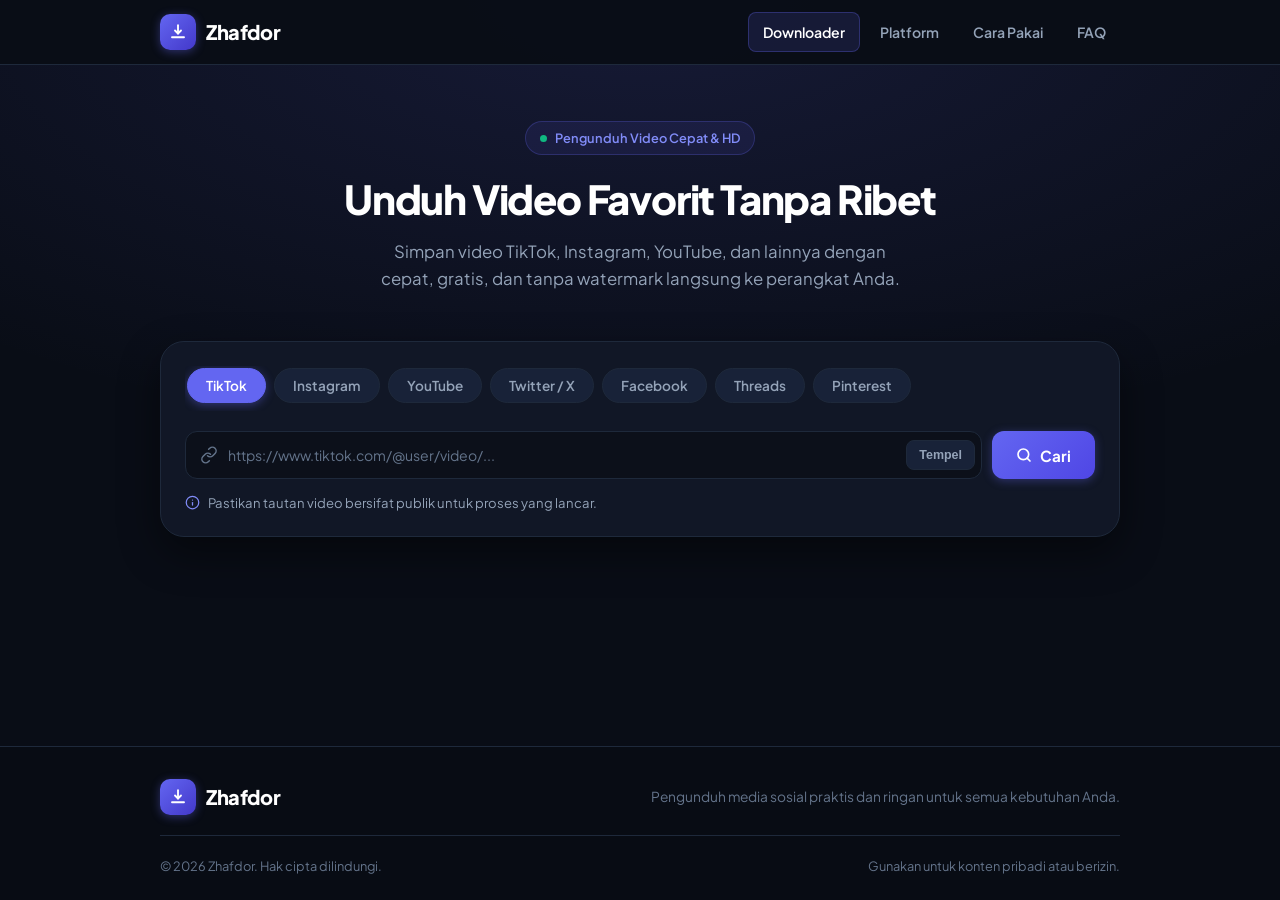
<file: index.html>
<!DOCTYPE html>
<html lang="id">
<head>
  <meta charset="UTF-8" />
  <meta name="viewport" content="width=device-width, initial-scale=1.0" />
  <meta name="referrer" content="no-referrer" />
  <title>Zhafdor — Unduh Video Media Sosial Cepat & Gratis</title>
  <meta name="description" content="Download video TikTok, Instagram, YouTube, Twitter/X, Facebook, Threads, dan Pinterest dengan cepat, kualitas HD, tanpa watermark, dan ringan." />

  <!-- Fonts & Icons -->
  <link rel="preconnect" href="https://fonts.googleapis.com" />
  <link rel="preconnect" href="https://fonts.gstatic.com" crossorigin />
  <link href="https://fonts.googleapis.com/css2?family=Plus+Jakarta+Sans:wght@400;500;600;700;800&display=swap" rel="stylesheet" />

  <style>
    /* ── Reset & Variable Dasar (Super Ringan & Bersih) ── */
    *, *::before, *::after {
      box-sizing: border-box;
      margin: 0;
      padding: 0;
    }

    :root {
      --bg: #090d16;
      --bg-card: #111726;
      --bg-card-hover: #151e32;
      --surface: #182238;
      --surface-hover: #1f2b45;
      --border: #1e293b;
      --border-focus: #6366f1;
      
      --accent: #6366f1;
      --accent-hover: #4f46e5;
      --accent-light: #818cf8;
      --cyan: #06b6d4;
      --green: #10b981;
      --danger: #ef4444;
      --danger-bg: rgba(239, 68, 68, 0.12);
      
      --text: #f8fafc;
      --text-muted: #94a3b8;
      --text-dim: #64748b;
      
      --radius-sm: 8px;
      --radius-md: 12px;
      --radius-lg: 18px;
      --radius-xl: 24px;
      
      --shadow-sm: 0 2px 8px rgba(0, 0, 0, 0.25);
      --shadow-md: 0 8px 24px rgba(0, 0, 0, 0.35);
      --shadow-lg: 0 16px 40px rgba(0, 0, 0, 0.45);
    }

    html {
      scroll-behavior: smooth;
    }

    body {
      font-family: 'Plus Jakarta Sans', -apple-system, BlinkMacSystemFont, "Segoe UI", Roboto, sans-serif;
      background-color: var(--bg);
      background-image: radial-gradient(80% 50% at 50% 0%, rgba(99, 102, 241, 0.15) 0%, transparent 100%);
      background-repeat: no-repeat;
      color: var(--text);
      line-height: 1.6;
      -webkit-font-smoothing: antialiased;
      overflow-x: hidden;
      min-height: 100vh;
      display: flex;
      flex-direction: column;
    }

    .container {
      width: 100%;
      max-width: 1000px;
      margin: 0 auto;
      padding: 0 20px;
    }

    /* ── Navbar ── */
    .nav {
      position: sticky;
      top: 0;
      z-index: 100;
      background: rgba(9, 13, 22, 0.95);
      border-bottom: 1px solid var(--border);
    }

    .nav-inner {
      height: 64px;
      display: flex;
      align-items: center;
      justify-content: space-between;
    }

    .logo {
      display: flex;
      align-items: center;
      gap: 10px;
      color: var(--text);
      text-decoration: none;
    }

    .logo-icon {
      width: 36px;
      height: 36px;
      border-radius: 10px;
      background: linear-gradient(135deg, var(--accent) 0%, #4338ca 100%);
      display: grid;
      place-items: center;
      box-shadow: 0 2px 10px rgba(99, 102, 241, 0.4);
    }

    .logo-icon svg {
      width: 18px;
      height: 18px;
    }

    .logo-name {
      font-size: 1.25rem;
      font-weight: 800;
      letter-spacing: -0.02em;
      color: #fff;
    }

    .nav-links {
      display: flex;
      align-items: center;
      gap: 6px;
    }

    .nav-links a {
      color: var(--text-muted);
      text-decoration: none;
      font-size: 0.88rem;
      font-weight: 600;
      padding: 8px 14px;
      border-radius: var(--radius-sm);
      transition: color 0.15s, background-color 0.15s;
    }

    .nav-links a:hover {
      color: #fff;
      background: var(--surface);
    }

    .nav-links a.active {
      color: #fff;
      background: rgba(99, 102, 241, 0.15);
      border: 1px solid rgba(99, 102, 241, 0.3);
    }

    .nav-toggle {
      display: none;
      background: var(--surface);
      border: 1px solid var(--border);
      border-radius: var(--radius-sm);
      width: 38px;
      height: 38px;
      color: var(--text);
      cursor: pointer;
      align-items: center;
      justify-content: center;
    }

    .nav-toggle svg {
      width: 20px;
      height: 20px;
    }

    /* ── Hero ── */
    .hero {
      padding: 56px 0 32px;
      text-align: center;
    }

    .hero-badge {
      display: inline-flex;
      align-items: center;
      gap: 8px;
      padding: 6px 14px;
      border-radius: 999px;
      background: rgba(99, 102, 241, 0.1);
      border: 1px solid rgba(99, 102, 241, 0.25);
      font-size: 0.8rem;
      font-weight: 600;
      color: var(--accent-light);
      margin-bottom: 20px;
    }

    .badge-dot {
      width: 7px;
      height: 7px;
      border-radius: 50%;
      background: var(--green);
    }

    .hero h1 {
      font-size: 2.5rem;
      line-height: 1.2;
      font-weight: 800;
      letter-spacing: -0.03em;
      max-width: 680px;
      margin: 0 auto 16px;
      color: #fff;
    }

    .hero p {
      color: var(--text-muted);
      font-size: 1.05rem;
      max-width: 540px;
      margin: 0 auto;
      line-height: 1.6;
    }

    /* ── Downloader Card (Bersih & Rapi) ── */
    .tool-wrapper {
      margin-top: 16px;
      margin-bottom: 40px;
    }

    .tool {
      background: var(--bg-card);
      border: 1px solid var(--border);
      border-radius: var(--radius-xl);
      padding: 24px;
      box-shadow: var(--shadow-lg);
    }

    /* Platform Tabs (Sleek Horizontal Scroll Pills on Mobile) */
    .platforms {
      display: flex;
      gap: 8px;
      overflow-x: auto;
      flex-wrap: nowrap;
      -webkit-overflow-scrolling: touch;
      scrollbar-width: none;
      padding: 2px 2px 8px 2px;
      margin-bottom: 20px;
    }

    .platforms::-webkit-scrollbar {
      display: none;
    }

    .platform-btn {
      background: var(--surface);
      border: 1px solid var(--border);
      border-radius: 999px;
      padding: 8px 18px;
      font-family: inherit;
      font-size: 0.85rem;
      font-weight: 600;
      color: var(--text-muted);
      cursor: pointer;
      transition: all 0.15s ease;
      display: inline-flex;
      align-items: center;
      gap: 6px;
      flex-shrink: 0;
      white-space: nowrap;
    }

    .platform-btn:hover {
      background: var(--surface-hover);
      color: #fff;
      border-color: rgba(255, 255, 255, 0.15);
    }

    .platform-btn.active {
      background: var(--accent);
      border-color: var(--accent);
      color: #fff;
      box-shadow: 0 2px 10px rgba(99, 102, 241, 0.4);
    }

    /* Input & Search Button */
    .input-wrap {
      display: flex;
      gap: 10px;
    }

    .url-field {
      position: relative;
      flex: 1;
      min-width: 0;
      display: flex;
      align-items: center;
      background: #0c101a;
      border: 1.5px solid var(--border);
      border-radius: var(--radius-md);
      padding: 0 6px 0 14px;
      transition: border-color 0.15s, box-shadow 0.15s;
    }

    .url-field:focus-within {
      border-color: var(--border-focus);
      box-shadow: 0 0 0 3px rgba(99, 102, 241, 0.2);
    }

    .url-icon {
      width: 18px;
      height: 18px;
      color: var(--text-dim);
      flex-shrink: 0;
      margin-right: 2px;
    }

    .url-input {
      flex: 1;
      min-width: 0;
      background: transparent;
      border: none;
      outline: none;
      color: var(--text);
      font-family: inherit;
      font-size: 0.92rem;
      font-weight: 500;
      padding: 13px 8px;
    }

    .url-input::placeholder {
      color: var(--text-dim);
      font-weight: 400;
      font-size: 0.88rem;
    }

    .paste-btn {
      flex-shrink: 0;
      background: var(--surface);
      border: 1px solid var(--border);
      border-radius: 8px;
      color: var(--text-muted);
      font-size: 0.78rem;
      font-weight: 600;
      padding: 7px 12px;
      cursor: pointer;
      transition: all 0.15s;
      white-space: nowrap;
    }

    .paste-btn:hover {
      background: var(--surface-hover);
      color: #fff;
      border-color: rgba(99, 102, 241, 0.4);
    }

    .paste-btn:active {
      transform: scale(0.96);
    }

    .btn-download {
      padding: 0 24px;
      height: 48px;
      background: linear-gradient(135deg, var(--accent) 0%, var(--accent-hover) 100%);
      border: none;
      border-radius: var(--radius-md);
      color: #fff;
      font-family: inherit;
      font-size: 0.95rem;
      font-weight: 700;
      cursor: pointer;
      white-space: nowrap;
      display: inline-flex;
      align-items: center;
      justify-content: center;
      gap: 8px;
      box-shadow: 0 2px 10px rgba(99, 102, 241, 0.35);
      transition: filter 0.15s, transform 0.1s;
    }

    .btn-download:hover {
      filter: brightness(1.1);
    }

    .btn-download:active {
      transform: scale(0.98);
    }

    .btn-download:disabled {
      opacity: 0.6;
      cursor: not-allowed;
      transform: none;
    }

    .form-hint {
      margin-top: 14px;
      font-size: 0.82rem;
      color: var(--text-muted);
      display: flex;
      align-items: flex-start;
      gap: 8px;
      line-height: 1.45;
    }

    .form-hint svg {
      flex-shrink: 0;
      margin-top: 2px;
      color: var(--accent-light);
    }

    .spinner {
      width: 16px;
      height: 16px;
      border: 2px solid rgba(255, 255, 255, 0.3);
      border-top-color: #fff;
      border-radius: 50%;
      animation: spin 0.7s linear infinite;
      display: none;
    }

    @keyframes spin {
      to { transform: rotate(360deg); }
    }

    /* ── Notice / Status ── */
    .notice {
      display: none;
      margin-top: 16px;
      padding: 12px 16px;
      border-radius: var(--radius-md);
      font-size: 0.88rem;
      font-weight: 600;
      border: 1px solid;
    }

    .notice.error {
      background: var(--danger-bg);
      border-color: rgba(239, 68, 68, 0.3);
      color: #fca5a5;
    }

    .notice.info {
      background: rgba(99, 102, 241, 0.1);
      border-color: rgba(99, 102, 241, 0.25);
      color: var(--accent-light);
    }

    /* ── Result Card ── */
    #result {
      display: none;
      margin-top: 24px;
      background: #0d121e;
      border: 1px solid var(--border);
      border-radius: var(--radius-lg);
      overflow: hidden;
      box-shadow: var(--shadow-md);
    }

    .result-header {
      display: flex;
      align-items: center;
      gap: 16px;
      padding: 18px 20px;
      background: rgba(255, 255, 255, 0.02);
      border-bottom: 1px solid var(--border);
    }

    .result-thumb, .result-thumb-placeholder {
      width: 64px;
      height: 64px;
      border-radius: var(--radius-md);
      flex-shrink: 0;
      border: 1px solid var(--border);
    }

    .result-thumb {
      object-fit: cover;
    }

    .result-thumb-placeholder {
      background: var(--surface);
      display: grid;
      place-items: center;
    }

    .result-meta {
      flex: 1;
      min-width: 0;
    }

    .result-title {
      font-size: 1rem;
      font-weight: 700;
      margin-bottom: 4px;
      white-space: nowrap;
      overflow: hidden;
      text-overflow: ellipsis;
      color: #fff;
    }

    .result-sub {
      display: flex;
      align-items: center;
      gap: 8px;
    }

    .result-author {
      font-size: 0.82rem;
      color: var(--text-muted);
      font-weight: 500;
    }

    .platform-badge {
      font-size: 0.72rem;
      font-weight: 700;
      padding: 2px 8px;
      border-radius: 6px;
      background: rgba(99, 102, 241, 0.15);
      color: var(--accent-light);
      border: 1px solid rgba(99, 102, 241, 0.25);
    }

    .video-preview-wrap {
      padding: 16px 20px 0;
    }

    .video-preview {
      width: 100%;
      max-height: 340px;
      display: block;
      border-radius: var(--radius-md);
      background: #000;
      border: 1px solid var(--border);
    }

    .download-list {
      padding: 16px 20px;
      display: grid;
      gap: 10px;
    }

    .download-item {
      display: flex;
      align-items: center;
      gap: 12px;
      padding: 12px 16px;
      background: var(--bg-card);
      border: 1px solid var(--border);
      border-radius: var(--radius-md);
      transition: background-color 0.15s, border-color 0.15s;
    }

    .download-item:hover {
      background: var(--bg-card-hover);
      border-color: rgba(255, 255, 255, 0.15);
    }

    .download-item.is-primary {
      border-color: rgba(99, 102, 241, 0.35);
      background: rgba(99, 102, 241, 0.06);
    }

    .dl-icon {
      width: 38px;
      height: 38px;
      border-radius: 10px;
      background: var(--surface);
      color: var(--text-muted);
      display: grid;
      place-items: center;
      flex-shrink: 0;
    }

    .download-item.is-primary .dl-icon {
      background: rgba(99, 102, 241, 0.2);
      color: var(--accent-light);
    }

    .dl-icon svg {
      width: 18px;
      height: 18px;
    }

    .dl-info {
      flex: 1;
      min-width: 0;
    }

    .dl-title-row {
      display: flex;
      align-items: center;
      gap: 8px;
    }

    .dl-label {
      font-size: 0.92rem;
      font-weight: 700;
      color: #fff;
    }

    .dl-badge {
      font-size: 0.68rem;
      font-weight: 700;
      padding: 2px 6px;
      border-radius: 4px;
      background: var(--surface);
      color: var(--text-muted);
    }

    .download-item.is-primary .dl-badge {
      background: rgba(99, 102, 241, 0.2);
      color: var(--accent-light);
    }

    .dl-desc {
      font-size: 0.78rem;
      color: var(--text-dim);
      margin-top: 2px;
    }

    .btn-dl {
      padding: 8px 18px;
      border-radius: var(--radius-sm);
      font-family: inherit;
      font-size: 0.84rem;
      font-weight: 700;
      white-space: nowrap;
      display: inline-flex;
      align-items: center;
      gap: 6px;
      border: 1px solid var(--border);
      background: var(--surface);
      color: #fff;
      cursor: pointer;
      transition: background-color 0.15s, border-color 0.15s;
    }

    .btn-dl:hover {
      background: var(--surface-hover);
      border-color: rgba(255, 255, 255, 0.2);
    }

    .btn-dl.primary-btn {
      background: var(--accent);
      border-color: var(--accent);
      color: #fff;
      box-shadow: 0 2px 8px rgba(99, 102, 241, 0.3);
    }

    .btn-dl.primary-btn:hover {
      background: var(--accent-hover);
    }

    .btn-dl svg {
      width: 14px;
      height: 14px;
    }

    /* ── Footer ── */
    footer {
      background: #080c14;
      border-top: 1px solid var(--border);
      color: var(--text-muted);
      margin-top: auto;
      padding: 32px 0 24px;
    }

    .footer-content {
      display: flex;
      justify-content: space-between;
      align-items: center;
      flex-wrap: wrap;
      gap: 16px;
      padding-bottom: 20px;
      border-bottom: 1px solid var(--border);
    }

    .footer-bottom {
      padding-top: 20px;
      font-size: 0.8rem;
      display: flex;
      justify-content: space-between;
      color: var(--text-dim);
      flex-wrap: wrap;
      gap: 10px;
    }

    /* ── Responsive Mobile ── */
    @media (max-width: 768px) {
      .nav-links {
        display: none;
      }

      .nav-toggle {
        display: inline-flex;
      }

      .nav-links.open {
        display: flex;
        flex-direction: column;
        align-items: stretch;
        position: absolute;
        top: 64px;
        left: 0;
        right: 0;
        background: #090d16;
        padding: 16px 20px;
        border-bottom: 1px solid var(--border);
        box-shadow: var(--shadow-lg);
      }

      .hero {
        padding: 32px 0 16px;
      }

      .hero h1 {
        font-size: 1.75rem;
      }

      .hero p {
        font-size: 0.95rem;
      }

      .tool {
        padding: 16px;
        border-radius: var(--radius-lg);
      }

      .platforms {
        gap: 6px;
        padding-bottom: 6px;
        margin-bottom: 16px;
      }

      .platform-btn {
        padding: 7px 14px;
        font-size: 0.82rem;
      }

      .input-wrap {
        flex-direction: column;
        gap: 10px;
      }

      .url-field {
        padding: 0 6px 0 12px;
      }

      .url-input {
        padding: 12px 6px;
        font-size: 0.9rem;
      }

      .btn-download {
        width: 100%;
        height: 48px;
        font-size: 0.95rem;
      }

      .result-header {
        padding: 14px 16px;
        gap: 12px;
      }

      .result-thumb, .result-thumb-placeholder {
        width: 52px;
        height: 52px;
      }

      .result-title {
        font-size: 0.92rem;
      }

      .download-list {
        padding: 12px 16px;
        gap: 8px;
      }

      .download-item {
        padding: 10px 12px;
        gap: 10px;
      }

      .footer-content {
        flex-direction: column;
        align-items: flex-start;
      }
    }

    @media (max-width: 480px) {
      .container {
        padding: 0 14px;
      }

      .hero h1 {
        font-size: 1.55rem;
      }

      .download-item {
        flex-wrap: wrap;
      }

      .btn-dl {
        width: 100%;
        justify-content: center;
        margin-top: 6px;
      }
    }
  </style>
</head>
<body>

  <!-- Header / Navigation -->
  <header class="nav">
    <div class="container nav-inner">
      <a class="logo" href="index.html">
        <span class="logo-icon">
          <svg viewBox="0 0 24 24" fill="none" stroke="#fff" stroke-width="2.5" stroke-linecap="round" stroke-linejoin="round">
            <path d="M12 3v11"/>
            <path d="m8 10 4 4 4-4"/>
            <path d="M4 19h16"/>
          </svg>
        </span>
        <span class="logo-name">Zhafdor</span>
      </a>

      <button class="nav-toggle" id="navToggle" aria-label="Buka menu navigasi" aria-expanded="false">
        <svg class="icon-menu" viewBox="0 0 24 24" fill="none" stroke="currentColor" stroke-width="2" stroke-linecap="round">
          <line x1="4" x2="20" y1="12" y2="12"/>
          <line x1="4" x2="20" y1="6" y2="6"/>
          <line x1="4" x2="20" y1="18" y2="18"/>
        </svg>
        <svg class="icon-close" viewBox="0 0 24 24" fill="none" stroke="currentColor" stroke-width="2" stroke-linecap="round" style="display:none;">
          <line x1="18" x2="6" y1="6" y2="18"/>
          <line x1="6" x2="18" y1="6" y2="18"/>
        </svg>
      </button>

      <nav class="nav-links" id="navLinks" aria-label="Navigasi utama">
        <a href="index.html" class="active">Downloader</a>
        <a href="platform.html">Platform</a>
        <a href="cara-pakai.html">Cara Pakai</a>
        <a href="faq.html">FAQ</a>
      </nav>
    </div>
  </header>

  <!-- Hero Section -->
  <section class="hero">
    <div class="container">
      <div class="hero-badge">
        <span class="badge-dot"></span>
        <span>Pengunduh Video Cepat & HD</span>
      </div>
      <h1>Unduh Video Favorit Tanpa Ribet</h1>
      <p>Simpan video TikTok, Instagram, YouTube, dan lainnya dengan cepat, gratis, dan tanpa watermark langsung ke perangkat Anda.</p>
    </div>
  </section>

  <!-- Downloader Tool Section -->
  <main class="container">
    <div class="tool-wrapper" id="toolWrapper">
      <div class="tool" id="mainTool">
        
        <!-- Platform Selection Tabs -->
        <div class="platforms" role="group" aria-label="Pilih platform">
          <button class="platform-btn active" data-platform="tiktok">TikTok</button>
          <button class="platform-btn" data-platform="instagram">Instagram</button>
          <button class="platform-btn" data-platform="youtube">YouTube</button>
          <button class="platform-btn" data-platform="twitter">Twitter / X</button>
          <button class="platform-btn" data-platform="facebook">Facebook</button>
          <button class="platform-btn" data-platform="threads">Threads</button>
          <button class="platform-btn" data-platform="pinterest">Pinterest</button>
        </div>

        <!-- URL Input & Fetch Button -->
        <div class="input-wrap">
          <div class="url-field">
            <svg class="url-icon" viewBox="0 0 24 24" fill="none" stroke="currentColor" stroke-width="2" stroke-linecap="round" stroke-linejoin="round">
              <path d="M10 13a5 5 0 0 0 7.07 0l3-3a5 5 0 0 0-7.07-7.07l-1.5 1.5"/>
              <path d="M14 11a5 5 0 0 0-7.07 0l-3 3a5 5 0 0 0 7.07 7.07l1.5-1.5"/>
            </svg>
            <input
              type="url"
              class="url-input"
              id="urlInput"
              placeholder="https://www.tiktok.com/@user/video/..."
              aria-label="Tautan video"
              autocomplete="off"
              spellcheck="false"
            />
            <button type="button" class="paste-btn" id="pasteBtn" onclick="handlePasteClick()">Tempel</button>
          </div>
          <button class="btn-download" id="fetchBtn" onclick="fetchDownload()">
            <span class="spinner" id="spinner"></span>
            <svg id="btnIcon" width="16" height="16" viewBox="0 0 24 24" fill="none" stroke="currentColor" stroke-width="2.5" stroke-linecap="round">
              <circle cx="11" cy="11" r="8"/>
              <line x1="21" y1="21" x2="16.65" y2="16.65"/>
            </svg>
            <span id="btnText">Cari</span>
          </button>
        </div>

        <p class="form-hint">
          <svg width="15" height="15" viewBox="0 0 24 24" fill="none" stroke="currentColor" stroke-width="2" stroke-linecap="round" stroke-linejoin="round">
            <circle cx="12" cy="12" r="10"/>
            <path d="M12 16v-4"/>
            <path d="M12 8h.01"/>
          </svg>
          Pastikan tautan video bersifat publik untuk proses yang lancar.
        </p>

        <!-- Dynamic Notice Message -->
        <div class="notice" id="notice" role="alert"></div>

        <!-- Dynamic Result Card -->
        <section id="result" aria-live="polite">
          <div class="result-header">
            <div id="thumbWrap"></div>
            <div class="result-meta">
              <div class="result-title" id="resultTitle">—</div>
              <div class="result-sub">
                <span class="result-author" id="resultAuthor">—</span>
                <span class="platform-badge" id="resultPlatform">—</span>
              </div>
            </div>
          </div>
          <div id="videoWrap" class="video-preview-wrap" style="display:none;"></div>
          <div class="download-list" id="downloadList"></div>
        </section>

      </div>
    </div>
  </main>

  <!-- Footer -->
  <footer>
    <div class="container">
      <div class="footer-content">
        <a class="logo" href="index.html">
          <span class="logo-icon">
            <svg viewBox="0 0 24 24" fill="none" stroke="#fff" stroke-width="2.5" stroke-linecap="round" stroke-linejoin="round">
              <path d="M12 3v11"/>
              <path d="m8 10 4 4 4-4"/>
              <path d="M4 19h16"/>
            </svg>
          </span>
          <span class="logo-name">Zhafdor</span>
        </a>
        <p style="font-size: 0.86rem; color: var(--text-dim);">
          Pengunduh media sosial praktis dan ringan untuk semua kebutuhan Anda.
        </p>
      </div>

      <div class="footer-bottom">
        <span>&copy; 2026 Zhafdor. Hak cipta dilindungi.</span>
        <span>Gunakan untuk konten pribadi atau berizin.</span>
      </div>
    </div>
  </footer>

  <script>
    // Tombol tempel otomatis
    async function handlePasteClick() {
      try {
        if (navigator.clipboard && navigator.clipboard.readText) {
          const text = await navigator.clipboard.readText();
          if (text) {
            const input = document.getElementById('urlInput');
            input.value = text;
            input.dispatchEvent(new Event('input', { bubbles: true }));
            // Trigger paste auto-detect platform
            input.dispatchEvent(new Event('paste', { bubbles: true }));
          }
        } else {
          document.getElementById('urlInput').focus();
        }
      } catch (e) {
        document.getElementById('urlInput').focus();
      }
    }
  </script>
  <script src="app-v3.js?v=13"></script>
</body>
</html>
</file>
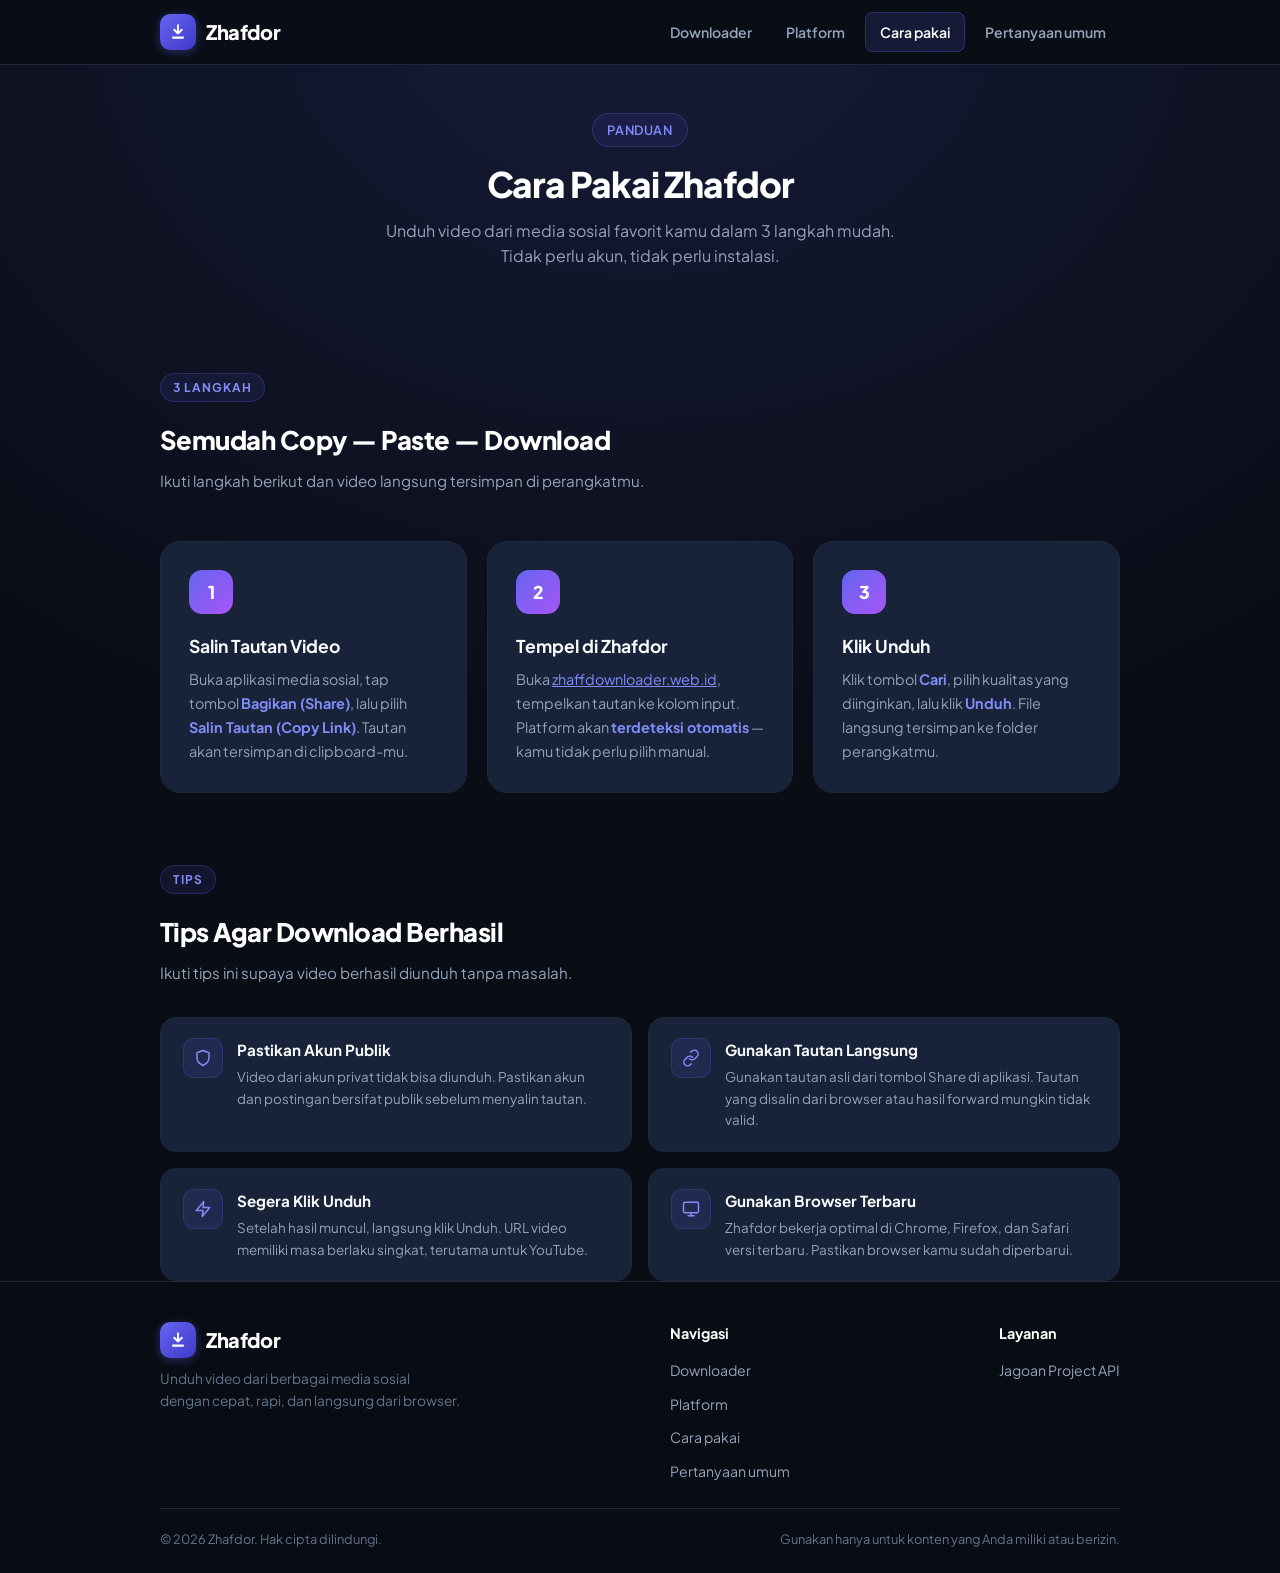
<file: cara-pakai.html>
﻿<!DOCTYPE html>
<html lang="id">
<head>
  <meta charset="UTF-8" />
  <meta name="viewport" content="width=device-width, initial-scale=1.0" />
  <title>Zhafdor — Cara Pakai</title>
  <link rel="preconnect" href="https://fonts.googleapis.com" />
  <link rel="preconnect" href="https://fonts.gstatic.com" crossorigin />
  <link href="https://fonts.googleapis.com/css2?family=Plus+Jakarta+Sans:wght@400;500;600;700;800&display=swap" rel="stylesheet" />
  <link rel="stylesheet" href="shared.css" />
  <style>
    .steps-grid {
      display: grid;
      grid-template-columns: repeat(3, 1fr);
      gap: 20px;
      list-style: none;
      margin-top: 48px;
    }
    .step-card {
      background: var(--surface);
      border: 1px solid var(--border);
      border-radius: 20px;
      padding: 28px;
      position: relative;
      transition: all 0.25s cubic-bezier(0.16,1,0.3,1);
      overflow: hidden;
    }
    .step-card::before {
      content: '';
      position: absolute; top: 0; left: 0; right: 0; height: 1px;
      background: linear-gradient(90deg, transparent, var(--accent), transparent);
      opacity: 0; transition: opacity 0.25s;
    }
    .step-card:hover {
      transform: translateY(-6px);
      background: var(--surface2);
      border-color: var(--border2);
      box-shadow: var(--shadow-md);
    }
    .step-card:hover::before { opacity: 1; }
    .step-num {
      width: 44px; height: 44px; border-radius: 13px;
      background: linear-gradient(135deg, var(--accent) 0%, var(--purple) 100%);
      color: #fff; font-size: 1.1rem; font-weight: 800;
      display: grid; place-items: center; margin-bottom: 18px;
      box-shadow: 0 6px 18px var(--glow-accent);
    }
    .step-card h3 { font-size: 1.1rem; font-weight: 700; margin-bottom: 8px; color: var(--text); }
    .step-card p { font-size: 0.9rem; color: var(--text2); line-height: 1.65; }

    .tips-grid {
      display: grid;
      grid-template-columns: repeat(2, 1fr);
      gap: 16px;
      margin-top: 32px;
    }
    .tip-card {
      background: var(--surface);
      border: 1px solid var(--border);
      border-radius: 16px;
      padding: 20px 22px;
      display: flex;
      gap: 14px;
      align-items: flex-start;
      transition: all 0.2s cubic-bezier(0.16,1,0.3,1);
    }
    .tip-card:hover {
      background: var(--surface2);
      border-color: var(--border2);
      transform: translateY(-3px);
      box-shadow: var(--shadow-md);
    }
    .tip-icon {
      width: 40px; height: 40px; border-radius: 11px;
      display: grid; place-items: center; flex-shrink: 0;
      background: rgba(99,102,241,0.12); color: var(--accent3);
      border: 1px solid rgba(99,102,241,0.2);
    }
    .tip-icon svg { width: 18px; height: 18px; }
    .tip-card h4 { font-size: 0.95rem; font-weight: 700; color: var(--text); margin-bottom: 4px; }
    .tip-card p { font-size: 0.84rem; color: var(--text2); line-height: 1.6; }

    .block { padding: 72px 0 0; }
    .block-header { margin-bottom: 8px; }

    @media (max-width: 760px) {
      .steps-grid { grid-template-columns: 1fr; }
      .tips-grid { grid-template-columns: 1fr; }
    }
  </style>
</head>
<body>

  <header class="nav">
    <div class="container nav-inner">
      <a class="logo" href="index.html">
        <span class="logo-icon">
          <svg viewBox="0 0 24 24" fill="none" xmlns="http://www.w3.org/2000/svg"><path d="M12 3v10" stroke="#fff" stroke-width="2.5" stroke-linecap="round"/><path d="M7 9l5 5 5-5" stroke="#fff" stroke-width="2.5" stroke-linecap="round" stroke-linejoin="round"/><rect x="4" y="18" width="16" height="3" rx="1.5" fill="#fff"/></svg>
        </span>
        <span class="logo-name">Zhafdor</span>
      </a>
      <button class="nav-toggle" id="navToggle" aria-label="Buka menu" aria-expanded="false">
        <svg class="icon-menu" viewBox="0 0 24 24" fill="none" stroke="currentColor" stroke-width="2" stroke-linecap="round" stroke-linejoin="round"><line x1="4" x2="20" y1="12" y2="12"/><line x1="4" x2="20" y1="6" y2="6"/><line x1="4" x2="20" y1="18" y2="18"/></svg>
        <svg class="icon-close" viewBox="0 0 24 24" fill="none" stroke="currentColor" stroke-width="2" stroke-linecap="round" stroke-linejoin="round" style="display:none"><line x1="18" x2="6" y1="6" y2="18"/><line x1="6" x2="18" y1="6" y2="18"/></svg>
      </button>
      <nav class="nav-links" id="navLinks">
        <a href="index.html">Downloader</a>
        <a href="platform.html">Platform</a>
        <a href="cara-pakai.html" class="active">Cara pakai</a>
        <a href="faq.html">Pertanyaan umum</a>
      </nav>
    </div>
  </header>

  <section class="page-hero">
    <div class="page-hero-grid"></div>
    <div class="container page-hero-content">
      <span class="page-badge">Panduan</span>
      <h1>Cara Pakai Zhafdor</h1>
      <p>Unduh video dari media sosial favorit kamu dalam 3 langkah mudah. Tidak perlu akun, tidak perlu instalasi.</p>
    </div>
  </section>

  <main class="container">

    <div class="block">
      <div class="block-header">
        <span class="section-badge">3 Langkah</span>
        <h2 class="section-title" style="margin-top:8px">Semudah Copy — Paste — Download</h2>
        <p class="section-desc">Ikuti langkah berikut dan video langsung tersimpan di perangkatmu.</p>
      </div>

      <ol class="steps-grid">
        <li class="step-card">
          <div class="step-num">1</div>
          <h3>Salin Tautan Video</h3>
          <p>Buka aplikasi media sosial, tap tombol <strong style="color:var(--accent3)">Bagikan (Share)</strong>, lalu pilih <strong style="color:var(--accent3)">Salin Tautan (Copy Link)</strong>. Tautan akan tersimpan di clipboard-mu.</p>
        </li>
        <li class="step-card">
          <div class="step-num">2</div>
          <h3>Tempel di Zhafdor</h3>
          <p>Buka <a href="index.html" style="color:var(--accent3)">zhaffdownloader.web.id</a>, tempelkan tautan ke kolom input. Platform akan <strong style="color:var(--accent3)">terdeteksi otomatis</strong> — kamu tidak perlu pilih manual.</p>
        </li>
        <li class="step-card">
          <div class="step-num">3</div>
          <h3>Klik Unduh</h3>
          <p>Klik tombol <strong style="color:var(--accent3)">Cari</strong>, pilih kualitas yang diinginkan, lalu klik <strong style="color:var(--accent3)">Unduh</strong>. File langsung tersimpan ke folder perangkatmu.</p>
        </li>
      </ol>
    </div>

    <div class="block">
      <div class="block-header">
        <span class="section-badge">Tips</span>
        <h2 class="section-title" style="margin-top:8px">Tips Agar Download Berhasil</h2>
        <p class="section-desc">Ikuti tips ini supaya video berhasil diunduh tanpa masalah.</p>
      </div>

      <div class="tips-grid">
        <div class="tip-card">
          <div class="tip-icon">
            <svg viewBox="0 0 24 24" fill="none" stroke="currentColor" stroke-width="2" stroke-linecap="round" stroke-linejoin="round"><path d="M12 22s8-4 8-10V5l-8-3-8 3v7c0 6 8 10 8 10z"/></svg>
          </div>
          <div>
            <h4>Pastikan Akun Publik</h4>
            <p>Video dari akun privat tidak bisa diunduh. Pastikan akun dan postingan bersifat publik sebelum menyalin tautan.</p>
          </div>
        </div>
        <div class="tip-card">
          <div class="tip-icon">
            <svg viewBox="0 0 24 24" fill="none" stroke="currentColor" stroke-width="2" stroke-linecap="round" stroke-linejoin="round"><path d="M10 13a5 5 0 0 0 7.07 0l3-3a5 5 0 0 0-7.07-7.07l-1.5 1.5"/><path d="M14 11a5 5 0 0 0-7.07 0l-3 3a5 5 0 0 0 7.07 7.07l1.5-1.5"/></svg>
          </div>
          <div>
            <h4>Gunakan Tautan Langsung</h4>
            <p>Gunakan tautan asli dari tombol Share di aplikasi. Tautan yang disalin dari browser atau hasil forward mungkin tidak valid.</p>
          </div>
        </div>
        <div class="tip-card">
          <div class="tip-icon">
            <svg viewBox="0 0 24 24" fill="none" stroke="currentColor" stroke-width="2" stroke-linecap="round" stroke-linejoin="round"><polygon points="13 2 3 14 12 14 11 22 21 10 12 10 13 2"/></svg>
          </div>
          <div>
            <h4>Segera Klik Unduh</h4>
            <p>Setelah hasil muncul, langsung klik Unduh. URL video memiliki masa berlaku singkat, terutama untuk YouTube.</p>
          </div>
        </div>
        <div class="tip-card">
          <div class="tip-icon">
            <svg viewBox="0 0 24 24" fill="none" stroke="currentColor" stroke-width="2" stroke-linecap="round" stroke-linejoin="round"><rect x="2" y="3" width="20" height="14" rx="2"/><line x1="8" y1="21" x2="16" y2="21"/><line x1="12" y1="17" x2="12" y2="21"/></svg>
          </div>
          <div>
            <h4>Gunakan Browser Terbaru</h4>
            <p>Zhafdor bekerja optimal di Chrome, Firefox, dan Safari versi terbaru. Pastikan browser kamu sudah diperbarui.</p>
          </div>
        </div>
      </div>
    </div>

  </main>

  <footer>
    <div class="container">
      <div class="footer-top">
        <div class="footer-brand">
          <a class="logo" href="index.html">
            <span class="logo-icon"><svg viewBox="0 0 24 24" fill="none" xmlns="http://www.w3.org/2000/svg"><path d="M12 3v10" stroke="#fff" stroke-width="2.5" stroke-linecap="round"/><path d="M7 9l5 5 5-5" stroke="#fff" stroke-width="2.5" stroke-linecap="round" stroke-linejoin="round"/><rect x="4" y="18" width="16" height="3" rx="1.5" fill="#fff"/></svg></span>
            <span class="logo-name">Zhafdor</span>
          </a>
          <p>Unduh video dari berbagai media sosial dengan cepat, rapi, dan langsung dari browser.</p>
        </div>
        <div>
          <h4>Navigasi</h4>
          <ul>
            <li><a href="index.html">Downloader</a></li>
            <li><a href="platform.html">Platform</a></li>
            <li><a href="cara-pakai.html">Cara pakai</a></li>
            <li><a href="faq.html">Pertanyaan umum</a></li>
          </ul>
        </div>
        <div>
          <h4>Layanan</h4>
          <ul>
            <li><a href="https://api.jagoanproject.com" target="_blank" rel="noopener">Jagoan Project API</a></li>
          </ul>
        </div>
      </div>
      <div class="footer-bottom">
        <span>© 2026 Zhafdor. Hak cipta dilindungi.</span>
        <span>Gunakan hanya untuk konten yang Anda miliki atau berizin.</span>
      </div>
    </div>
  </footer>

  <script>
    const navToggle = document.getElementById('navToggle');
    const navLinks = document.getElementById('navLinks');
    if (navToggle && navLinks) {
      const iconMenu = navToggle.querySelector('.icon-menu');
      const iconClose = navToggle.querySelector('.icon-close');
      navToggle.addEventListener('click', () => {
        const open = !navLinks.classList.contains('open');
        navLinks.classList.toggle('open', open);
        navToggle.setAttribute('aria-expanded', String(open));
        if (iconMenu && iconClose) {
          iconMenu.style.display = open ? 'none' : 'block';
          iconClose.style.display = open ? 'block' : 'none';
        }
      });
    }
  </script>
</body>
</html>
</file>
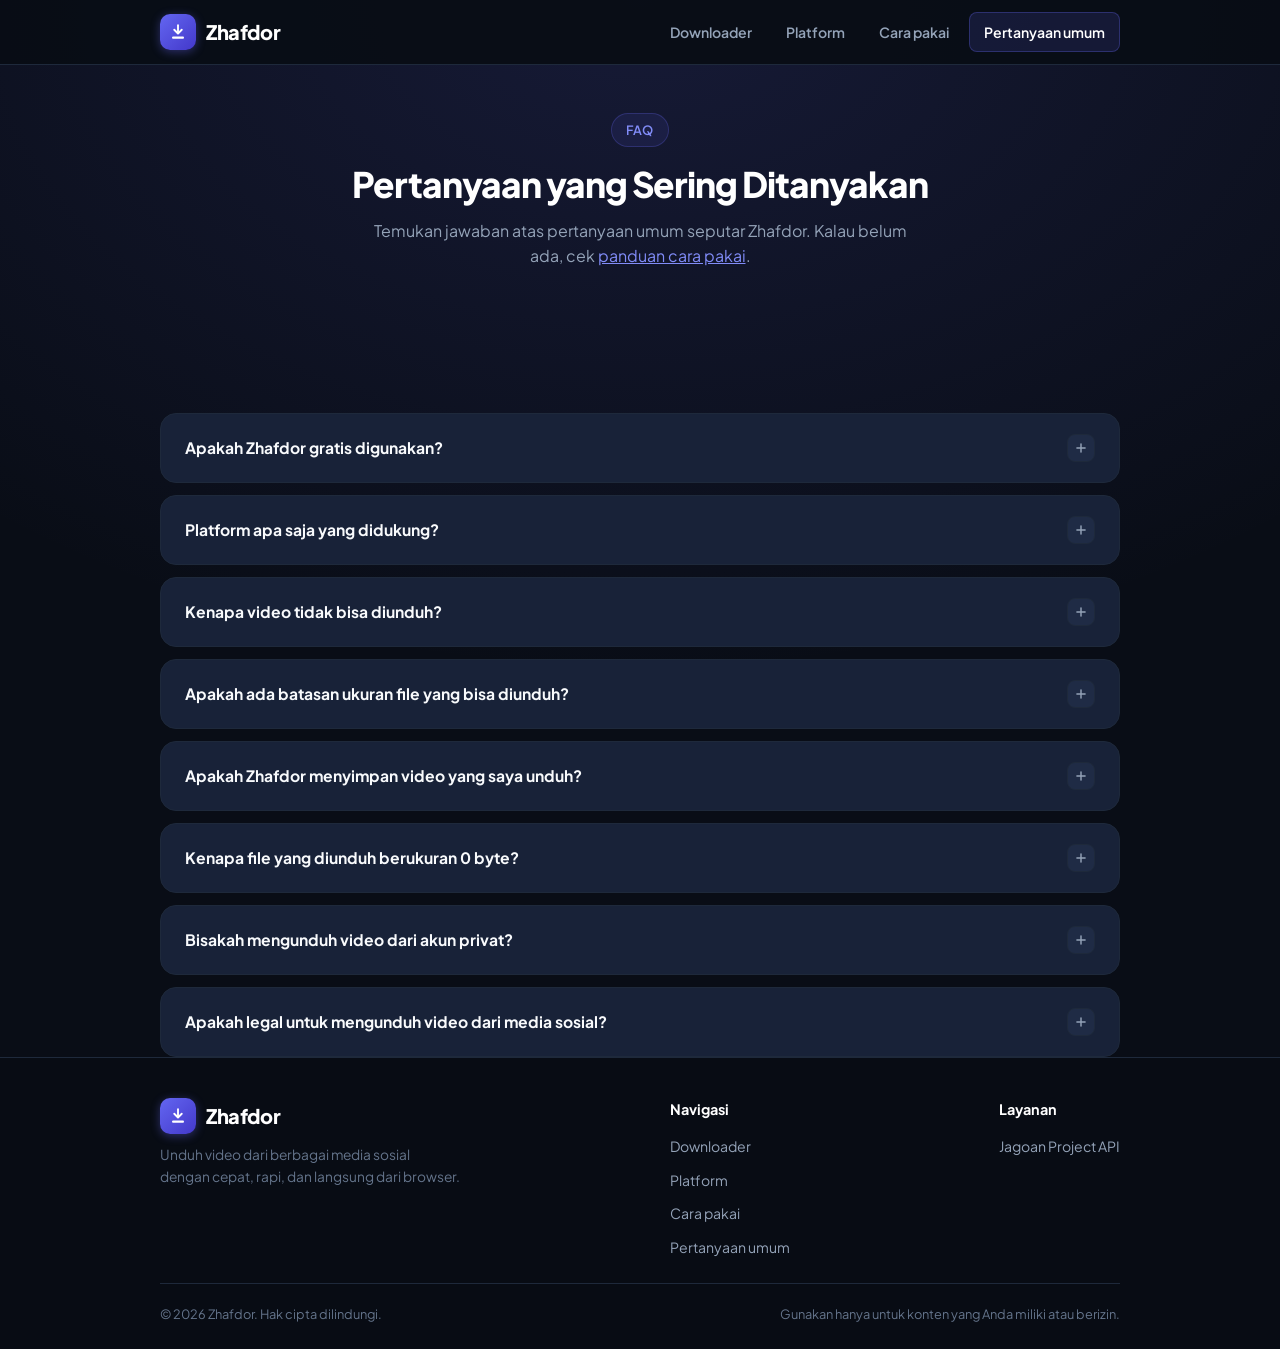
<file: faq.html>
﻿<!DOCTYPE html>
<html lang="id">
<head>
  <meta charset="UTF-8" />
  <meta name="viewport" content="width=device-width, initial-scale=1.0" />
  <title>Zhafdor — Pertanyaan Umum (FAQ)</title>
  <link rel="preconnect" href="https://fonts.googleapis.com" />
  <link rel="preconnect" href="https://fonts.gstatic.com" crossorigin />
  <link href="https://fonts.googleapis.com/css2?family=Plus+Jakarta+Sans:wght@400;500;600;700;800&display=swap" rel="stylesheet" />
  <link rel="stylesheet" href="shared.css" />
  <style>
    .faq-list {
      display: grid;
      gap: 12px;
      margin-top: 48px;
    }
    .faq-item {
      background: var(--surface);
      border: 1px solid var(--border);
      border-radius: 16px;
      overflow: hidden;
      transition: border-color 0.2s;
    }
    .faq-item.open { border-color: rgba(99,102,241,0.3); }
    .faq-q {
      display: flex;
      align-items: center;
      justify-content: space-between;
      gap: 16px;
      padding: 20px 24px;
      cursor: pointer;
      font-size: 0.98rem;
      font-weight: 700;
      color: var(--text);
      background: none;
      border: none;
      width: 100%;
      text-align: left;
      font-family: inherit;
      transition: background 0.18s;
    }
    .faq-q:hover { background: var(--surface2); }
    .faq-icon {
      width: 28px; height: 28px; border-radius: 8px;
      background: var(--surface2); border: 1px solid var(--border);
      display: grid; place-items: center; flex-shrink: 0;
      transition: all 0.25s;
    }
    .faq-item.open .faq-icon {
      background: rgba(99,102,241,0.15);
      border-color: rgba(99,102,241,0.3);
      transform: rotate(45deg);
    }
    .faq-icon svg { width: 14px; height: 14px; color: var(--text2); }
    .faq-item.open .faq-icon svg { color: var(--accent3); }
    .faq-a {
      display: none;
      padding: 0 24px 20px;
      font-size: 0.9rem;
      color: var(--text2);
      line-height: 1.7;
      border-top: 1px solid var(--border);
    }
    .faq-item.open .faq-a { display: block; }
    .faq-a a { color: var(--accent3); text-decoration: none; }
    .faq-a a:hover { text-decoration: underline; }

    .block { padding: 64px 0 0; }
  </style>
</head>
<body>

  <header class="nav">
    <div class="container nav-inner">
      <a class="logo" href="index.html">
        <span class="logo-icon">
          <svg viewBox="0 0 24 24" fill="none" xmlns="http://www.w3.org/2000/svg"><path d="M12 3v10" stroke="#fff" stroke-width="2.5" stroke-linecap="round"/><path d="M7 9l5 5 5-5" stroke="#fff" stroke-width="2.5" stroke-linecap="round" stroke-linejoin="round"/><rect x="4" y="18" width="16" height="3" rx="1.5" fill="#fff"/></svg>
        </span>
        <span class="logo-name">Zhafdor</span>
      </a>
      <button class="nav-toggle" id="navToggle" aria-label="Buka menu" aria-expanded="false">
        <svg class="icon-menu" viewBox="0 0 24 24" fill="none" stroke="currentColor" stroke-width="2" stroke-linecap="round" stroke-linejoin="round"><line x1="4" x2="20" y1="12" y2="12"/><line x1="4" x2="20" y1="6" y2="6"/><line x1="4" x2="20" y1="18" y2="18"/></svg>
        <svg class="icon-close" viewBox="0 0 24 24" fill="none" stroke="currentColor" stroke-width="2" stroke-linecap="round" stroke-linejoin="round" style="display:none"><line x1="18" x2="6" y1="6" y2="18"/><line x1="6" x2="18" y1="6" y2="18"/></svg>
      </button>
      <nav class="nav-links" id="navLinks">
        <a href="index.html">Downloader</a>
        <a href="platform.html">Platform</a>
        <a href="cara-pakai.html">Cara pakai</a>
        <a href="faq.html" class="active">Pertanyaan umum</a>
      </nav>
    </div>
  </header>

  <section class="page-hero">
    <div class="page-hero-grid"></div>
    <div class="container page-hero-content">
      <span class="page-badge">FAQ</span>
      <h1>Pertanyaan yang Sering Ditanyakan</h1>
      <p>Temukan jawaban atas pertanyaan umum seputar Zhafdor. Kalau belum ada, cek <a href="cara-pakai.html" style="color:var(--accent3)">panduan cara pakai</a>.</p>
    </div>
  </section>

  <main class="container">
    <div class="block">
      <div class="faq-list" id="faqList">

        <div class="faq-item">
          <button class="faq-q" onclick="toggleFaq(this)">
            Apakah Zhafdor gratis digunakan?
            <span class="faq-icon"><svg viewBox="0 0 24 24" fill="none" stroke="currentColor" stroke-width="2.5" stroke-linecap="round" stroke-linejoin="round"><line x1="12" y1="5" x2="12" y2="19"/><line x1="5" y1="12" x2="19" y2="12"/></svg></span>
          </button>
          <div class="faq-a">Ya, Zhafdor sepenuhnya gratis. Tidak ada biaya berlangganan, tidak ada daftar akun, dan tidak ada batasan jumlah download per hari.</div>
        </div>

        <div class="faq-item">
          <button class="faq-q" onclick="toggleFaq(this)">
            Platform apa saja yang didukung?
            <span class="faq-icon"><svg viewBox="0 0 24 24" fill="none" stroke="currentColor" stroke-width="2.5" stroke-linecap="round" stroke-linejoin="round"><line x1="12" y1="5" x2="12" y2="19"/><line x1="5" y1="12" x2="19" y2="12"/></svg></span>
          </button>
          <div class="faq-a">Zhafdor mendukung <strong style="color:var(--text)">TikTok, Instagram, YouTube, Twitter/X, Facebook, dan Threads</strong>. Lihat detail lengkapnya di halaman <a href="platform.html">Platform</a>.</div>
        </div>

        <div class="faq-item">
          <button class="faq-q" onclick="toggleFaq(this)">
            Kenapa video tidak bisa diunduh?
            <span class="faq-icon"><svg viewBox="0 0 24 24" fill="none" stroke="currentColor" stroke-width="2.5" stroke-linecap="round" stroke-linejoin="round"><line x1="12" y1="5" x2="12" y2="19"/><line x1="5" y1="12" x2="19" y2="12"/></svg></span>
          </button>
          <div class="faq-a">Ada beberapa penyebab umum: (1) Akun atau postingan bersifat <strong style="color:var(--text)">privat</strong> — harus publik. (2) Tautan tidak valid atau sudah expired. (3) Platform sedang dalam pemeliharaan. Pastikan kamu menggunakan tautan langsung dari tombol Share di aplikasi.</div>
        </div>

        <div class="faq-item">
          <button class="faq-q" onclick="toggleFaq(this)">
            Apakah ada batasan ukuran file yang bisa diunduh?
            <span class="faq-icon"><svg viewBox="0 0 24 24" fill="none" stroke="currentColor" stroke-width="2.5" stroke-linecap="round" stroke-linejoin="round"><line x1="12" y1="5" x2="12" y2="19"/><line x1="5" y1="12" x2="19" y2="12"/></svg></span>
          </button>
          <div class="faq-a">Tidak ada batasan ukuran file di sisi Zhafdor. Namun perlu diingat bahwa kecepatan download bergantung pada koneksi internetmu dan ukuran file asli dari platform.</div>
        </div>

        <div class="faq-item">
          <button class="faq-q" onclick="toggleFaq(this)">
            Apakah Zhafdor menyimpan video yang saya unduh?
            <span class="faq-icon"><svg viewBox="0 0 24 24" fill="none" stroke="currentColor" stroke-width="2.5" stroke-linecap="round" stroke-linejoin="round"><line x1="12" y1="5" x2="12" y2="19"/><line x1="5" y1="12" x2="19" y2="12"/></svg></span>
          </button>
          <div class="faq-a">Tidak. Zhafdor hanya berperan sebagai jembatan — mengambil tautan unduhan dari API dan meneruskannya ke browser kamu. Tidak ada video yang disimpan di server kami.</div>
        </div>

        <div class="faq-item">
          <button class="faq-q" onclick="toggleFaq(this)">
            Kenapa file yang diunduh berukuran 0 byte?
            <span class="faq-icon"><svg viewBox="0 0 24 24" fill="none" stroke="currentColor" stroke-width="2.5" stroke-linecap="round" stroke-linejoin="round"><line x1="12" y1="5" x2="12" y2="19"/><line x1="5" y1="12" x2="19" y2="12"/></svg></span>
          </button>
          <div class="faq-a">Ini terjadi karena URL unduhan sudah <strong style="color:var(--text)">expired</strong> sebelum kamu klik tombol Unduh. Solusinya: setelah hasil muncul, langsung klik Unduh tanpa menunggu lama. URL video biasanya berlaku selama beberapa menit saja.</div>
        </div>

        <div class="faq-item">
          <button class="faq-q" onclick="toggleFaq(this)">
            Bisakah mengunduh video dari akun privat?
            <span class="faq-icon"><svg viewBox="0 0 24 24" fill="none" stroke="currentColor" stroke-width="2.5" stroke-linecap="round" stroke-linejoin="round"><line x1="12" y1="5" x2="12" y2="19"/><line x1="5" y1="12" x2="19" y2="12"/></svg></span>
          </button>
          <div class="faq-a">Tidak. Zhafdor hanya dapat mengunduh konten dari akun dan postingan yang bersifat <strong style="color:var(--text)">publik</strong>. Hal ini sesuai dengan kebijakan privasi platform media sosial.</div>
        </div>

        <div class="faq-item">
          <button class="faq-q" onclick="toggleFaq(this)">
            Apakah legal untuk mengunduh video dari media sosial?
            <span class="faq-icon"><svg viewBox="0 0 24 24" fill="none" stroke="currentColor" stroke-width="2.5" stroke-linecap="round" stroke-linejoin="round"><line x1="12" y1="5" x2="12" y2="19"/><line x1="5" y1="12" x2="19" y2="12"/></svg></span>
          </button>
          <div class="faq-a">Zhafdor hanya boleh digunakan untuk mengunduh konten yang <strong style="color:var(--text)">kamu miliki</strong> atau konten yang memiliki lisensi bebas unduh. Mengunduh konten berhak cipta milik orang lain tanpa izin dapat melanggar hukum dan kebijakan platform.</div>
        </div>

      </div>
    </div>
  </main>

  <footer>
    <div class="container">
      <div class="footer-top">
        <div class="footer-brand">
          <a class="logo" href="index.html">
            <span class="logo-icon"><svg viewBox="0 0 24 24" fill="none" xmlns="http://www.w3.org/2000/svg"><path d="M12 3v10" stroke="#fff" stroke-width="2.5" stroke-linecap="round"/><path d="M7 9l5 5 5-5" stroke="#fff" stroke-width="2.5" stroke-linecap="round" stroke-linejoin="round"/><rect x="4" y="18" width="16" height="3" rx="1.5" fill="#fff"/></svg></span>
            <span class="logo-name">Zhafdor</span>
          </a>
          <p>Unduh video dari berbagai media sosial dengan cepat, rapi, dan langsung dari browser.</p>
        </div>
        <div>
          <h4>Navigasi</h4>
          <ul>
            <li><a href="index.html">Downloader</a></li>
            <li><a href="platform.html">Platform</a></li>
            <li><a href="cara-pakai.html">Cara pakai</a></li>
            <li><a href="faq.html">Pertanyaan umum</a></li>
          </ul>
        </div>
        <div>
          <h4>Layanan</h4>
          <ul>
            <li><a href="https://api.jagoanproject.com" target="_blank" rel="noopener">Jagoan Project API</a></li>
          </ul>
        </div>
      </div>
      <div class="footer-bottom">
        <span>© 2026 Zhafdor. Hak cipta dilindungi.</span>
        <span>Gunakan hanya untuk konten yang Anda miliki atau berizin.</span>
      </div>
    </div>
  </footer>

  <script>
    function toggleFaq(btn) {
      const item = btn.closest('.faq-item');
      const isOpen = item.classList.contains('open');
      document.querySelectorAll('.faq-item.open').forEach(i => i.classList.remove('open'));
      if (!isOpen) item.classList.add('open');
    }

    const navToggle = document.getElementById('navToggle');
    const navLinks = document.getElementById('navLinks');
    if (navToggle && navLinks) {
      const iconMenu = navToggle.querySelector('.icon-menu');
      const iconClose = navToggle.querySelector('.icon-close');
      navToggle.addEventListener('click', () => {
        const open = !navLinks.classList.contains('open');
        navLinks.classList.toggle('open', open);
        navToggle.setAttribute('aria-expanded', String(open));
        if (iconMenu && iconClose) {
          iconMenu.style.display = open ? 'none' : 'block';
          iconClose.style.display = open ? 'block' : 'none';
        }
      });
    }
  </script>
</body>
</html>
</file>
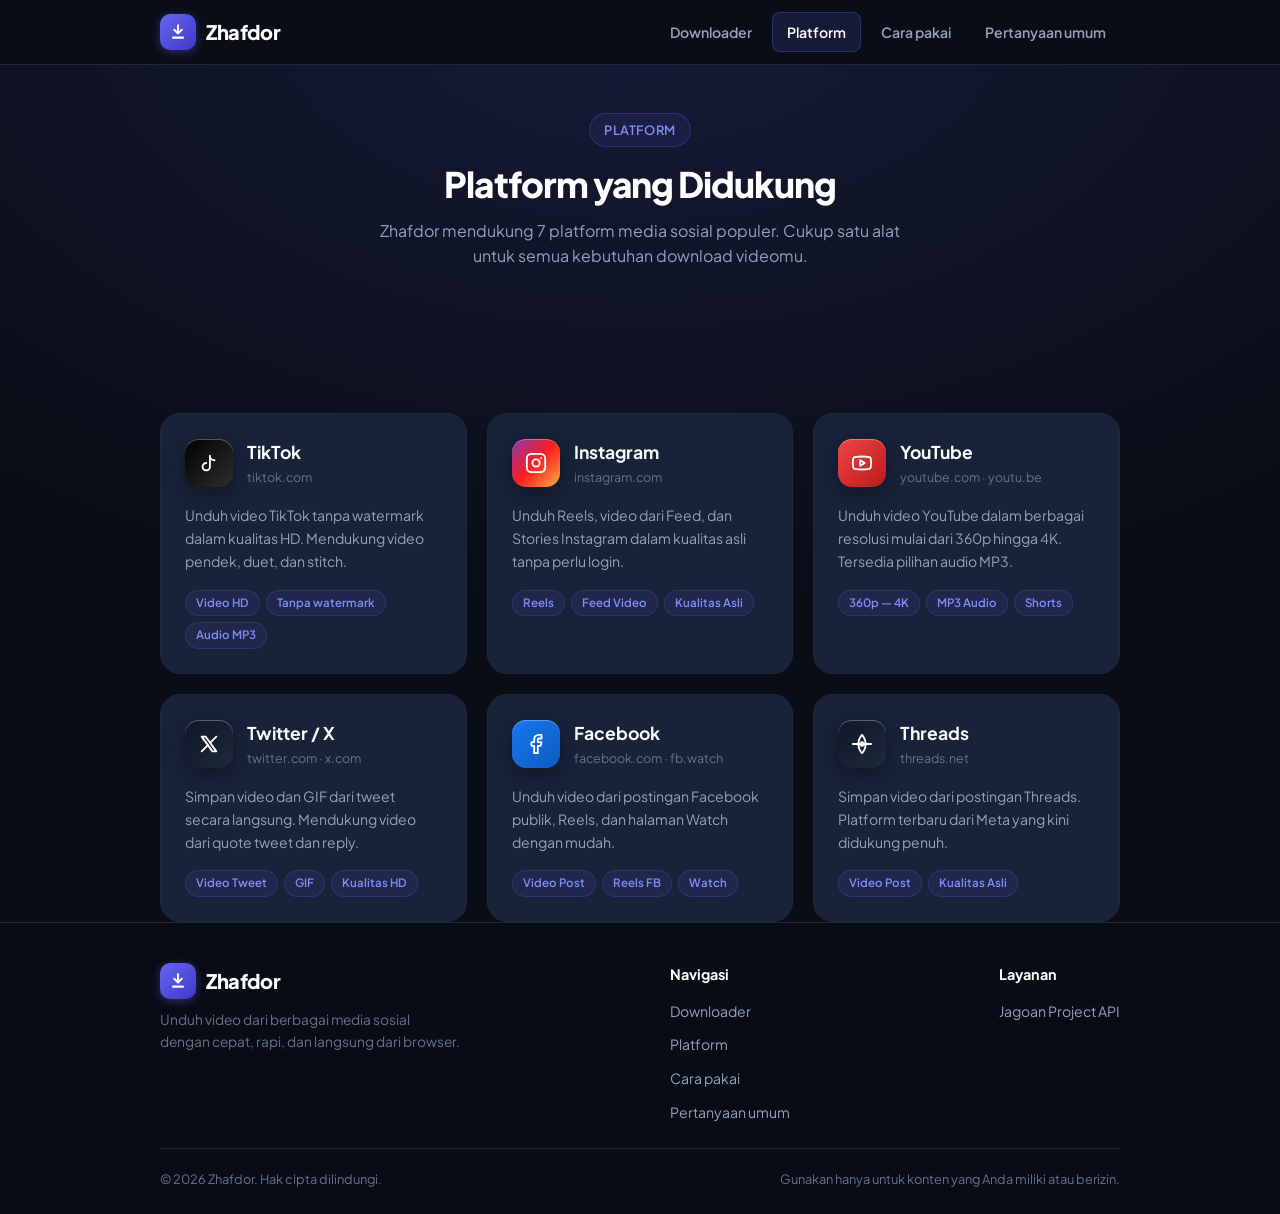
<file: platform.html>
﻿<!DOCTYPE html>
<html lang="id">
<head>
  <meta charset="UTF-8" />
  <meta name="viewport" content="width=device-width, initial-scale=1.0" />
  <title>Zhafdor — Platform yang Didukung</title>
  <link rel="preconnect" href="https://fonts.googleapis.com" />
  <link rel="preconnect" href="https://fonts.gstatic.com" crossorigin />
  <link href="https://fonts.googleapis.com/css2?family=Plus+Jakarta+Sans:wght@400;500;600;700;800&display=swap" rel="stylesheet" />
  <link rel="stylesheet" href="shared.css" />
  <style>
    .platform-grid {
      display: grid;
      grid-template-columns: repeat(auto-fill, minmax(280px, 1fr));
      gap: 20px;
      margin-top: 48px;
    }
    .platform-card {
      background: var(--surface);
      border: 1px solid var(--border);
      border-radius: 20px;
      padding: 24px;
      transition: all 0.25s cubic-bezier(0.16,1,0.3,1);
      position: relative;
      overflow: hidden;
      text-decoration: none;
      color: inherit;
      display: block;
    }
    .platform-card::after {
      content: '';
      position: absolute; top: 0; right: 0;
      width: 100px; height: 100px;
      background: radial-gradient(circle at 100% 0%, var(--card-glow, rgba(99,102,241,0.15)) 0%, transparent 70%);
      opacity: 0; transition: opacity 0.25s;
    }
    .platform-card:hover {
      transform: translateY(-6px);
      background: var(--surface2);
      border-color: var(--card-border, var(--border2));
      box-shadow: 0 16px 40px rgba(0,0,0,0.5);
    }
    .platform-card:hover::after { opacity: 1; }

    .platform-card-top {
      display: flex; align-items: center; gap: 14px; margin-bottom: 16px;
    }
    .platform-logo {
      width: 48px; height: 48px; border-radius: 14px;
      display: grid; place-items: center; color: #fff; flex-shrink: 0;
      box-shadow: 0 6px 20px rgba(0,0,0,0.35), inset 0 1px 0 rgba(255,255,255,0.3);
    }
    .platform-logo svg { width: 22px; height: 22px; }
    .platform-card h3 { font-size: 1.1rem; font-weight: 700; color: var(--text); }
    .platform-card .platform-url { font-size: 0.78rem; color: var(--text3); margin-top: 2px; }
    .platform-card p { font-size: 0.88rem; color: var(--text2); line-height: 1.65; margin-bottom: 16px; }
    .platform-features { display: flex; flex-wrap: wrap; gap: 6px; }
    .feat-tag {
      font-size: 0.72rem; font-weight: 600;
      padding: 3px 10px; border-radius: 999px;
      background: rgba(99,102,241,0.1); color: var(--accent3);
      border: 1px solid rgba(99,102,241,0.2);
    }

    .block { padding: 64px 0 0; }
  </style>
</head>
<body>

  <header class="nav">
    <div class="container nav-inner">
      <a class="logo" href="index.html">
        <span class="logo-icon">
          <svg viewBox="0 0 24 24" fill="none" xmlns="http://www.w3.org/2000/svg"><path d="M12 3v10" stroke="#fff" stroke-width="2.5" stroke-linecap="round"/><path d="M7 9l5 5 5-5" stroke="#fff" stroke-width="2.5" stroke-linecap="round" stroke-linejoin="round"/><rect x="4" y="18" width="16" height="3" rx="1.5" fill="#fff"/></svg>
        </span>
        <span class="logo-name">Zhafdor</span>
      </a>
      <button class="nav-toggle" id="navToggle" aria-label="Buka menu" aria-expanded="false">
        <svg class="icon-menu" viewBox="0 0 24 24" fill="none" stroke="currentColor" stroke-width="2" stroke-linecap="round" stroke-linejoin="round"><line x1="4" x2="20" y1="12" y2="12"/><line x1="4" x2="20" y1="6" y2="6"/><line x1="4" x2="20" y1="18" y2="18"/></svg>
        <svg class="icon-close" viewBox="0 0 24 24" fill="none" stroke="currentColor" stroke-width="2" stroke-linecap="round" stroke-linejoin="round" style="display:none"><line x1="18" x2="6" y1="6" y2="18"/><line x1="6" x2="18" y1="6" y2="18"/></svg>
      </button>
      <nav class="nav-links" id="navLinks">
        <a href="index.html">Downloader</a>
        <a href="platform.html" class="active">Platform</a>
        <a href="cara-pakai.html">Cara pakai</a>
        <a href="faq.html">Pertanyaan umum</a>
      </nav>
    </div>
  </header>

  <section class="page-hero">
    <div class="page-hero-grid"></div>
    <div class="container page-hero-content">
      <span class="page-badge">Platform</span>
      <h1>Platform yang Didukung</h1>
      <p>Zhafdor mendukung 7 platform media sosial populer. Cukup satu alat untuk semua kebutuhan download videomu.</p>
    </div>
  </section>

  <main class="container">
    <div class="block">
      <div class="platform-grid">

        <div class="platform-card" onclick="location.href='index.html'" style="--card-glow:rgba(6,182,212,0.15);--card-border:rgba(6,182,212,0.4);cursor:pointer">
          <div class="platform-card-top">
            <div class="platform-logo" style="background:linear-gradient(135deg,#010101 0%,#2d2d2d 100%)">
              <svg viewBox="0 0 24 24" fill="none" stroke="currentColor" stroke-width="2" stroke-linecap="round" stroke-linejoin="round"><path d="M9 12a4 4 0 1 0 4 4V4a5 5 0 0 0 5 5"/></svg>
            </div>
            <div>
              <h3>TikTok</h3>
              <div class="platform-url">tiktok.com</div>
            </div>
          </div>
          <p>Unduh video TikTok tanpa watermark dalam kualitas HD. Mendukung video pendek, duet, dan stitch.</p>
          <div class="platform-features">
            <span class="feat-tag">Video HD</span>
            <span class="feat-tag">Tanpa watermark</span>
            <span class="feat-tag">Audio MP3</span>
          </div>
        </div>

        <div class="platform-card" onclick="location.href='index.html'" style="--card-glow:rgba(236,72,153,0.15);--card-border:rgba(236,72,153,0.4);cursor:pointer">
          <div class="platform-card-top">
            <div class="platform-logo" style="background:linear-gradient(135deg,#833ab4 0%,#fd1d1d 50%,#fcb045 100%)">
              <svg viewBox="0 0 24 24" fill="none" stroke="currentColor" stroke-width="2" stroke-linecap="round" stroke-linejoin="round"><rect x="2" y="2" width="20" height="20" rx="5" ry="5"/><path d="M16 11.37A4 4 0 1 1 12.63 8 4 4 0 0 1 16 11.37z"/><line x1="17.5" y1="6.5" x2="17.51" y2="6.5"/></svg>
            </div>
            <div>
              <h3>Instagram</h3>
              <div class="platform-url">instagram.com</div>
            </div>
          </div>
          <p>Unduh Reels, video dari Feed, dan Stories Instagram dalam kualitas asli tanpa perlu login.</p>
          <div class="platform-features">
            <span class="feat-tag">Reels</span>
            <span class="feat-tag">Feed Video</span>
            <span class="feat-tag">Kualitas Asli</span>
          </div>
        </div>

        <div class="platform-card" onclick="location.href='index.html'" style="--card-glow:rgba(239,68,68,0.15);--card-border:rgba(239,68,68,0.4);cursor:pointer">
          <div class="platform-card-top">
            <div class="platform-logo" style="background:linear-gradient(135deg,#ef4444 0%,#b91c1c 100%)">
              <svg viewBox="0 0 24 24" fill="none" stroke="currentColor" stroke-width="2" stroke-linecap="round" stroke-linejoin="round"><path d="M2.5 17a24.12 24.12 0 0 1 0-10 2 2 0 0 1 1.4-1.4 49.56 49.56 0 0 1 16.2 0A2 2 0 0 1 21.5 7a24.12 24.12 0 0 1 0 10 2 2 0 0 1-1.4 1.4 49.55 49.55 0 0 1-16.2 0A2 2 0 0 1 2.5 17"/><polygon points="10 15 15 12 10 9 10 15"/></svg>
            </div>
            <div>
              <h3>YouTube</h3>
              <div class="platform-url">youtube.com · youtu.be</div>
            </div>
          </div>
          <p>Unduh video YouTube dalam berbagai resolusi mulai dari 360p hingga 4K. Tersedia pilihan audio MP3.</p>
          <div class="platform-features">
            <span class="feat-tag">360p — 4K</span>
            <span class="feat-tag">MP3 Audio</span>
            <span class="feat-tag">Shorts</span>
          </div>
        </div>

        <div class="platform-card" onclick="location.href='index.html'" style="--card-glow:rgba(148,163,184,0.15);--card-border:rgba(148,163,184,0.4);cursor:pointer">
          <div class="platform-card-top">
            <div class="platform-logo" style="background:linear-gradient(135deg,#0f172a 0%,#1e293b 100%)">
              <svg viewBox="0 0 24 24" fill="none" stroke="currentColor" stroke-width="2" stroke-linecap="round" stroke-linejoin="round"><path d="M4 4l11.733 16h4.267l-11.733 -16z"/><path d="M4 20l6.768 -6.768m2.46 -2.46l6.772 -6.772"/></svg>
            </div>
            <div>
              <h3>Twitter / X</h3>
              <div class="platform-url">twitter.com · x.com</div>
            </div>
          </div>
          <p>Simpan video dan GIF dari tweet secara langsung. Mendukung video dari quote tweet dan reply.</p>
          <div class="platform-features">
            <span class="feat-tag">Video Tweet</span>
            <span class="feat-tag">GIF</span>
            <span class="feat-tag">Kualitas HD</span>
          </div>
        </div>

        <div class="platform-card" onclick="location.href='index.html'" style="--card-glow:rgba(37,99,235,0.15);--card-border:rgba(37,99,235,0.4);cursor:pointer">
          <div class="platform-card-top">
            <div class="platform-logo" style="background:linear-gradient(135deg,#1877f2 0%,#0d5bbd 100%)">
              <svg viewBox="0 0 24 24" fill="none" stroke="currentColor" stroke-width="2" stroke-linecap="round" stroke-linejoin="round"><path d="M18 2h-3a5 5 0 0 0-5 5v3H7v4h3v8h4v-8h3l1-4h-4V7a1 1 0 0 1 1-1h3z"/></svg>
            </div>
            <div>
              <h3>Facebook</h3>
              <div class="platform-url">facebook.com · fb.watch</div>
            </div>
          </div>
          <p>Unduh video dari postingan Facebook publik, Reels, dan halaman Watch dengan mudah.</p>
          <div class="platform-features">
            <span class="feat-tag">Video Post</span>
            <span class="feat-tag">Reels FB</span>
            <span class="feat-tag">Watch</span>
          </div>
        </div>

        <div class="platform-card" onclick="location.href='index.html'" style="--card-glow:rgba(99,102,241,0.15);--card-border:rgba(99,102,241,0.4);cursor:pointer">
          <div class="platform-card-top">
            <div class="platform-logo" style="background:linear-gradient(135deg,#0f172a 0%,#1e293b 100%)">
              <svg viewBox="0 0 24 24" fill="none" stroke="currentColor" stroke-width="2" stroke-linecap="round" stroke-linejoin="round"><circle cx="12" cy="12" r="2"/><path d="M12 2a15.3 15.3 0 0 1 4 10 15.3 15.3 0 0 1-4 10 15.3 15.3 0 0 1-4-10 15.3 15.3 0 0 1 4-10z"/><path d="M2 12h20"/></svg>
            </div>
            <div>
              <h3>Threads</h3>
              <div class="platform-url">threads.net</div>
            </div>
          </div>
          <p>Simpan video dari postingan Threads. Platform terbaru dari Meta yang kini didukung penuh.</p>
          <div class="platform-features">
            <span class="feat-tag">Video Post</span>
            <span class="feat-tag">Kualitas Asli</span>
          </div>
        </div>

      </div>
    </div>
  </main>

  <footer>
    <div class="container">
      <div class="footer-top">
        <div class="footer-brand">
          <a class="logo" href="index.html">
            <span class="logo-icon"><svg viewBox="0 0 24 24" fill="none" xmlns="http://www.w3.org/2000/svg"><path d="M12 3v10" stroke="#fff" stroke-width="2.5" stroke-linecap="round"/><path d="M7 9l5 5 5-5" stroke="#fff" stroke-width="2.5" stroke-linecap="round" stroke-linejoin="round"/><rect x="4" y="18" width="16" height="3" rx="1.5" fill="#fff"/></svg></span>
            <span class="logo-name">Zhafdor</span>
          </a>
          <p>Unduh video dari berbagai media sosial dengan cepat, rapi, dan langsung dari browser.</p>
        </div>
        <div>
          <h4>Navigasi</h4>
          <ul>
            <li><a href="index.html">Downloader</a></li>
            <li><a href="platform.html">Platform</a></li>
            <li><a href="cara-pakai.html">Cara pakai</a></li>
            <li><a href="faq.html">Pertanyaan umum</a></li>
          </ul>
        </div>
        <div>
          <h4>Layanan</h4>
          <ul>
            <li><a href="https://api.jagoanproject.com" target="_blank" rel="noopener">Jagoan Project API</a></li>
          </ul>
        </div>
      </div>
      <div class="footer-bottom">
        <span>© 2026 Zhafdor. Hak cipta dilindungi.</span>
        <span>Gunakan hanya untuk konten yang Anda miliki atau berizin.</span>
      </div>
    </div>
  </footer>

  <script>
    const navToggle = document.getElementById('navToggle');
    const navLinks = document.getElementById('navLinks');
    if (navToggle && navLinks) {
      const iconMenu = navToggle.querySelector('.icon-menu');
      const iconClose = navToggle.querySelector('.icon-close');
      navToggle.addEventListener('click', () => {
        const open = !navLinks.classList.contains('open');
        navLinks.classList.toggle('open', open);
        navToggle.setAttribute('aria-expanded', String(open));
        if (iconMenu && iconClose) {
          iconMenu.style.display = open ? 'none' : 'block';
          iconClose.style.display = open ? 'block' : 'none';
        }
      });
    }
  </script>
</body>
</html>
</file>
<file: shared.css>
/* Zhafdor Shared CSS — Fast, Clean & Modern */
*, *::before, *::after {
  box-sizing: border-box;
  margin: 0;
  padding: 0;
}

:root {
  --bg: #090d16;
  --bg2: #080c14;
  --bg-card: #111726;
  --bg-card-hover: #151e32;
  --surface: #182238;
  --surface2: #1f2b45;
  --border: #1e293b;
  --border2: rgba(255, 255, 255, 0.12);
  
  --accent: #6366f1;
  --accent2: #4f46e5;
  --accent3: #818cf8;
  --cyan: #06b6d4;
  --purple: #a855f7;
  --green: #10b981;
  
  --text: #f8fafc;
  --text2: #94a3b8;
  --text3: #64748b;
  --danger: #ef4444;
  --danger-bg: rgba(239, 68, 68, 0.12);

  --shadow-sm: 0 2px 8px rgba(0, 0, 0, 0.25);
  --shadow-md: 0 8px 24px rgba(0, 0, 0, 0.35);
  --shadow-lg: 0 16px 40px rgba(0, 0, 0, 0.45);
}

html {
  scroll-behavior: smooth;
}

body {
  font-family: 'Plus Jakarta Sans', -apple-system, BlinkMacSystemFont, "Segoe UI", Roboto, sans-serif;
  background-color: var(--bg);
  background-image: radial-gradient(80% 50% at 50% 0%, rgba(99, 102, 241, 0.15) 0%, transparent 100%);
  background-repeat: no-repeat;
  color: var(--text);
  line-height: 1.6;
  -webkit-font-smoothing: antialiased;
  overflow-x: hidden;
  min-height: 100vh;
  display: flex;
  flex-direction: column;
}

.container {
  width: 100%;
  max-width: 1000px;
  margin: 0 auto;
  padding: 0 20px;
}

/* Navbar */
.nav {
  position: sticky;
  top: 0;
  z-index: 100;
  background: rgba(9, 13, 22, 0.95);
  border-bottom: 1px solid var(--border);
}

.nav-inner {
  height: 64px;
  display: flex;
  align-items: center;
  justify-content: space-between;
}

.logo {
  display: flex;
  align-items: center;
  gap: 10px;
  color: var(--text);
  text-decoration: none;
}

.logo-icon {
  width: 36px;
  height: 36px;
  border-radius: 10px;
  background: linear-gradient(135deg, var(--accent) 0%, #4338ca 100%);
  display: grid;
  place-items: center;
  box-shadow: 0 2px 10px rgba(99, 102, 241, 0.4);
}

.logo-icon svg {
  width: 18px;
  height: 18px;
}

.logo-name {
  font-size: 1.25rem;
  font-weight: 800;
  letter-spacing: -0.02em;
  color: #fff;
}

.nav-links {
  display: flex;
  align-items: center;
  gap: 6px;
}

.nav-links a {
  color: var(--text2);
  text-decoration: none;
  font-size: 0.88rem;
  font-weight: 600;
  padding: 8px 14px;
  border-radius: 8px;
  transition: color 0.15s, background-color 0.15s;
}

.nav-links a:hover {
  color: #fff;
  background: var(--surface);
}

.nav-links a.active {
  color: #fff;
  background: rgba(99, 102, 241, 0.15);
  border: 1px solid rgba(99, 102, 241, 0.3);
}

.nav-toggle {
  display: none;
  background: var(--surface);
  border: 1px solid var(--border);
  border-radius: 8px;
  width: 38px;
  height: 38px;
  color: var(--text);
  cursor: pointer;
  align-items: center;
  justify-content: center;
}

.nav-toggle svg {
  width: 20px;
  height: 20px;
}

/* Page Hero (Subpages) */
.page-hero {
  padding: 48px 0 32px;
  text-align: center;
}

.page-badge {
  display: inline-flex;
  align-items: center;
  gap: 8px;
  padding: 6px 14px;
  border-radius: 999px;
  background: rgba(99, 102, 241, 0.1);
  border: 1px solid rgba(99, 102, 241, 0.25);
  font-size: 0.8rem;
  font-weight: 600;
  color: var(--accent3);
  margin-bottom: 16px;
  text-transform: uppercase;
  letter-spacing: 0.05em;
}

.page-hero h1 {
  font-size: 2.2rem;
  line-height: 1.2;
  font-weight: 800;
  letter-spacing: -0.03em;
  margin-bottom: 12px;
  color: #fff;
}

.page-hero p {
  color: var(--text2);
  font-size: 1rem;
  max-width: 540px;
  margin: 0 auto;
}

/* Common Cards */
.card-3d, .feature-card, .platform-card, .step-card {
  background: var(--bg-card);
  border: 1px solid var(--border);
  border-radius: 16px;
  padding: 24px;
  transition: border-color 0.15s, background-color 0.15s;
}

.card-3d:hover, .feature-card:hover, .platform-card:hover, .step-card:hover {
  border-color: rgba(255, 255, 255, 0.15);
  background: var(--bg-card-hover);
}

/* Common Section */
.section-badge {
  display: inline-block;
  font-size: 0.75rem;
  font-weight: 700;
  text-transform: uppercase;
  letter-spacing: 0.08em;
  padding: 4px 12px;
  border-radius: 999px;
  background: rgba(99, 102, 241, 0.1);
  color: var(--accent3);
  border: 1px solid rgba(99, 102, 241, 0.25);
  margin-bottom: 10px;
}

.section-title {
  font-size: 1.6rem;
  font-weight: 800;
  letter-spacing: -0.02em;
  color: #fff;
  margin-bottom: 8px;
}

.section-desc {
  color: var(--text2);
  font-size: 0.95rem;
}

/* Footer */
footer {
  background: var(--bg2);
  border-top: 1px solid var(--border);
  color: var(--text2);
  margin-top: auto;
  padding: 40px 0 24px;
}

.footer-top {
  display: flex;
  justify-content: space-between;
  align-items: flex-start;
  flex-wrap: wrap;
  gap: 32px;
  padding-bottom: 24px;
  border-bottom: 1px solid var(--border);
}

.footer-brand p {
  font-size: 0.86rem;
  margin-top: 10px;
  max-width: 300px;
  color: var(--text3);
}

footer h4 {
  color: #fff;
  font-size: 0.9rem;
  font-weight: 700;
  margin-bottom: 12px;
}

footer ul {
  list-style: none;
  display: grid;
  gap: 8px;
}

footer a {
  color: var(--text2);
  text-decoration: none;
  font-size: 0.88rem;
  transition: color 0.15s;
}

footer a:hover {
  color: #fff;
}

.footer-bottom {
  padding-top: 20px;
  font-size: 0.8rem;
  display: flex;
  justify-content: space-between;
  color: var(--text3);
  flex-wrap: wrap;
  gap: 10px;
}

/* Mobile */
@media (max-width: 768px) {
  .nav-links {
    display: none;
  }
  .nav-toggle {
    display: inline-flex;
  }
  .nav-links.open {
    display: flex;
    flex-direction: column;
    align-items: stretch;
    position: absolute;
    top: 64px;
    left: 0;
    right: 0;
    background: #090d16;
    padding: 16px 20px;
    border-bottom: 1px solid var(--border);
    box-shadow: var(--shadow-lg);
  }
  .page-hero {
    padding: 36px 0 24px;
  }
  .page-hero h1 {
    font-size: 1.8rem;
  }
  .footer-top {
    flex-direction: column;
  }
}

@media (max-width: 480px) {
  .container {
    padding: 0 16px;
  }
}
</file>
